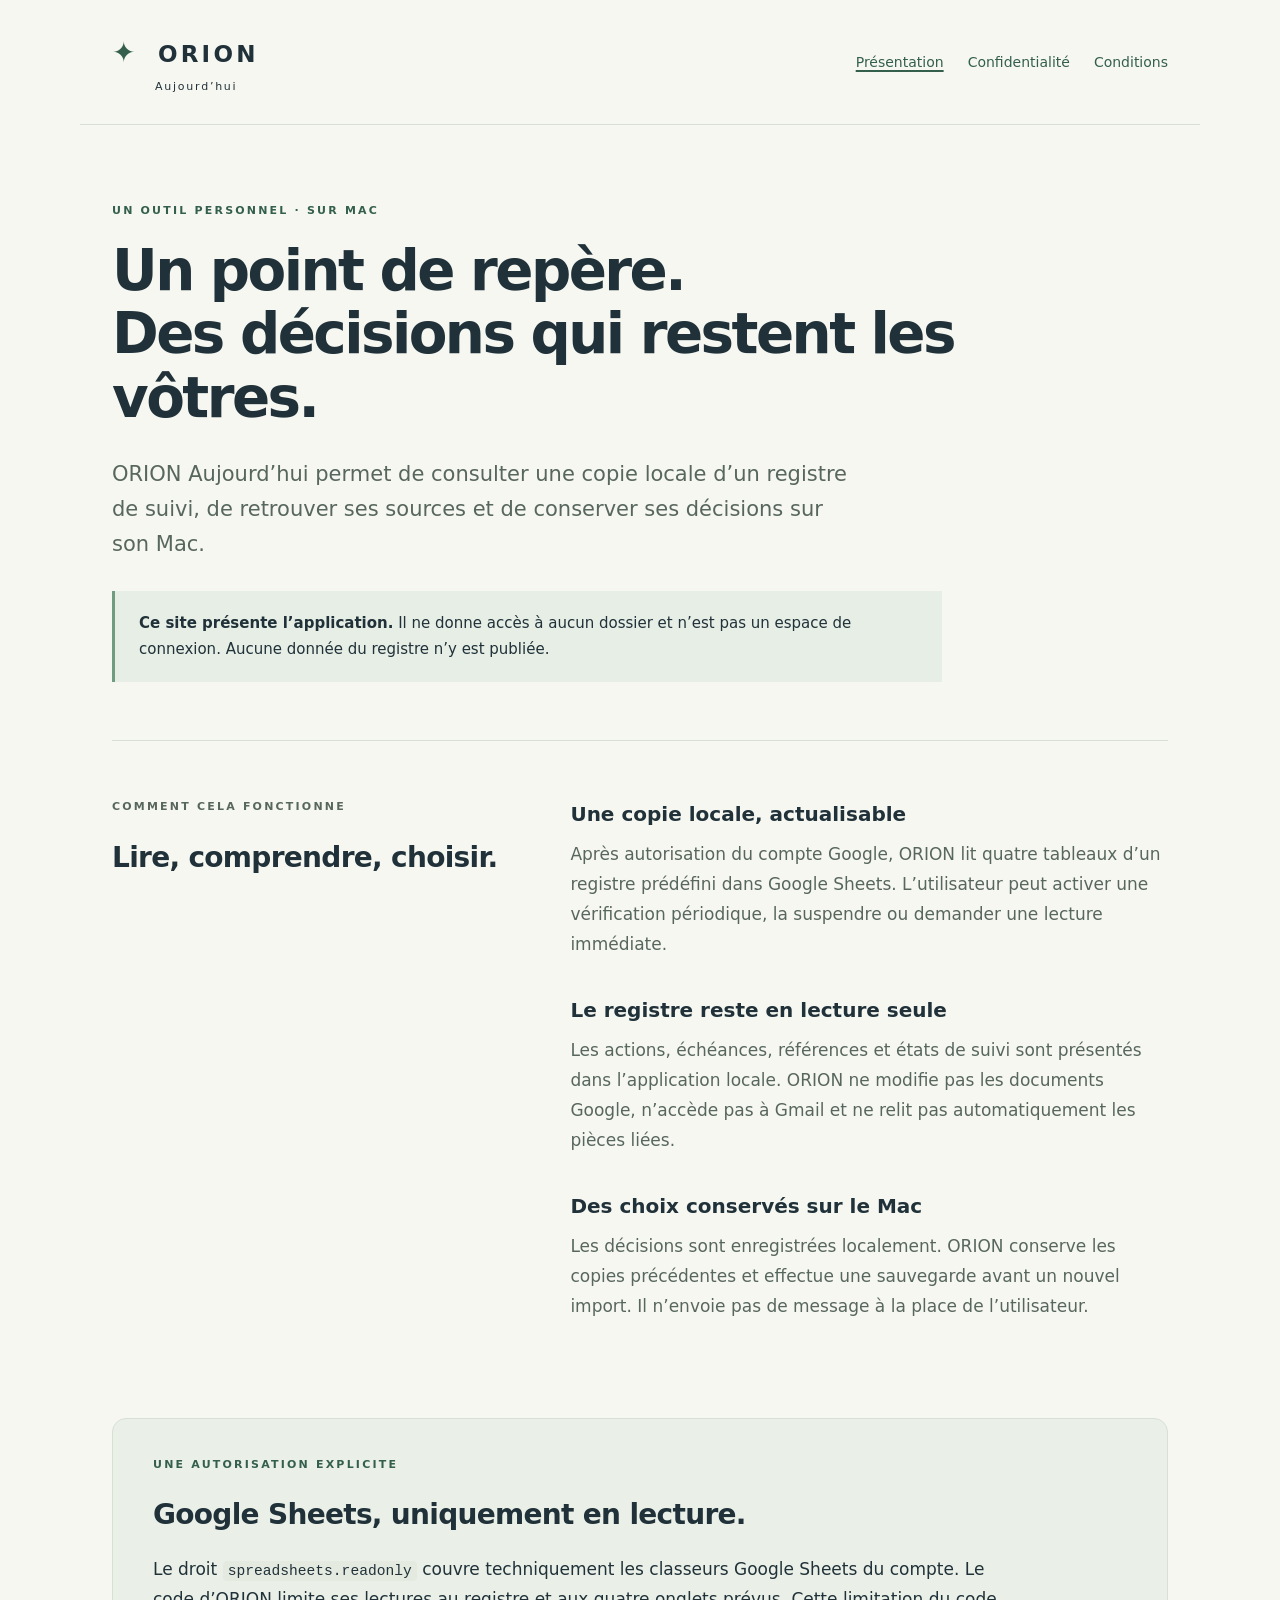
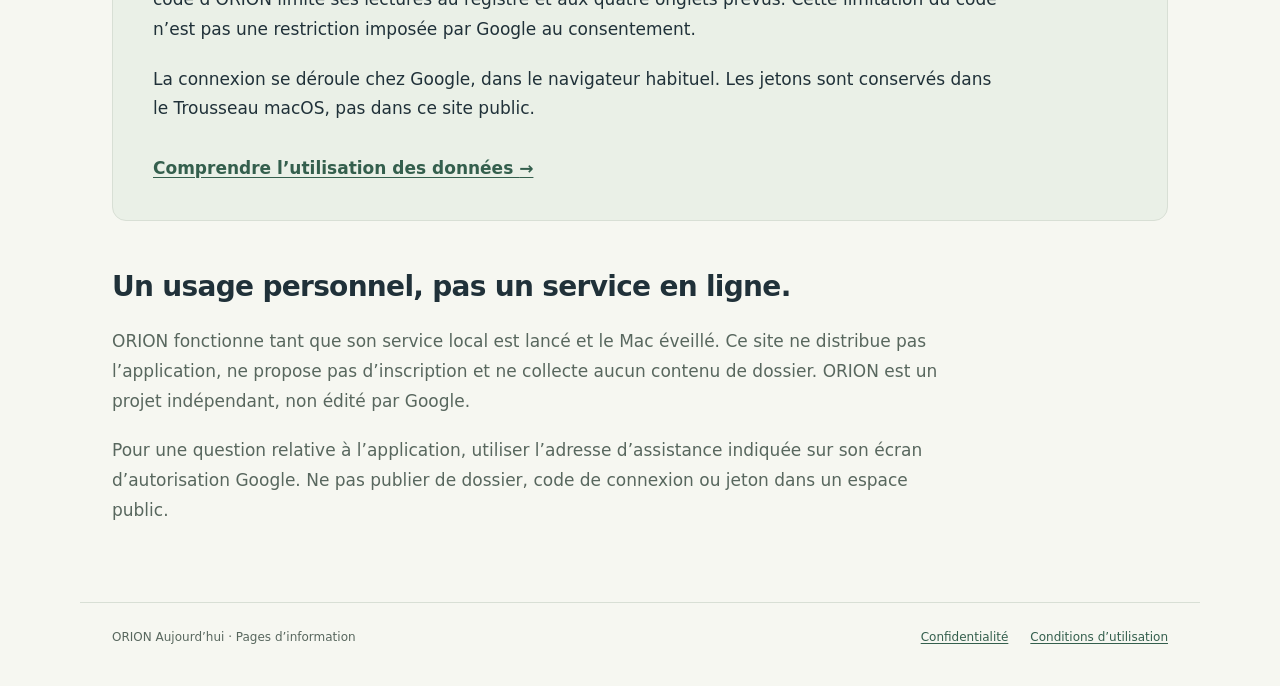
<file: index.html>
<!doctype html>
<html lang="fr">
<head>
  <meta charset="utf-8">
  <meta name="viewport" content="width=device-width,initial-scale=1">
  <meta name="description" content="ORION Aujourd’hui : présentation d’un outil personnel local de suivi, avec lecture seule de Google Sheets.">
  <meta name="referrer" content="no-referrer">
  <meta name="robots" content="noindex,nofollow">
  <meta http-equiv="Content-Security-Policy" content="default-src 'none'; style-src 'self'; img-src data:; base-uri 'none'; form-action 'none'">
  <title>ORION Aujourd’hui — Présentation</title>
  <link rel="icon" href="data:,">
  <link rel="stylesheet" href="style.css">
</head>
<body>
  <a class="skip" href="#contenu">Aller au contenu</a>
  <header><a class="brand" href="./"><span aria-hidden="true">✦</span> ORION <small>Aujourd’hui</small></a><nav aria-label="Navigation"><a href="./" aria-current="page">Présentation</a><a href="confidentialite.html">Confidentialité</a><a href="conditions.html">Conditions</a></nav></header>
  <main id="contenu">
    <section class="hero"><p class="eyebrow">UN OUTIL PERSONNEL · SUR MAC</p><h1>Un point de repère.<br>Des décisions qui restent les vôtres.</h1><p class="lead">ORION Aujourd’hui permet de consulter une copie locale d’un registre de suivi, de retrouver ses sources et de conserver ses décisions sur son Mac.</p><p class="notice"><strong>Ce site présente l’application.</strong> Il ne donne accès à aucun dossier et n’est pas un espace de connexion. Aucune donnée du registre n’y est publiée.</p></section>
    <section class="split" aria-labelledby="fonctionnement"><div><p class="eyebrow">COMMENT CELA FONCTIONNE</p><h2 id="fonctionnement">Lire, comprendre, choisir.</h2></div><div><h3>Une copie locale, actualisable</h3><p>Après autorisation du compte Google, ORION lit quatre tableaux d’un registre prédéfini dans Google Sheets. L’utilisateur peut activer une vérification périodique, la suspendre ou demander une lecture immédiate.</p><h3>Le registre reste en lecture seule</h3><p>Les actions, échéances, références et états de suivi sont présentés dans l’application locale. ORION ne modifie pas les documents Google, n’accède pas à Gmail et ne relit pas automatiquement les pièces liées.</p><h3>Des choix conservés sur le Mac</h3><p>Les décisions sont enregistrées localement. ORION conserve les copies précédentes et effectue une sauvegarde avant un nouvel import. Il n’envoie pas de message à la place de l’utilisateur.</p></div></section>
    <section class="panel"><p class="eyebrow">UNE AUTORISATION EXPLICITE</p><h2>Google Sheets, uniquement en lecture.</h2><p>Le droit <code>spreadsheets.readonly</code> couvre techniquement les classeurs Google Sheets du compte. Le code d’ORION limite ses lectures au registre et aux quatre onglets prévus. Cette limitation du code n’est pas une restriction imposée par Google au consentement.</p><p>La connexion se déroule chez Google, dans le navigateur habituel. Les jetons sont conservés dans le Trousseau macOS, pas dans ce site public.</p><a class="cta" href="confidentialite.html">Comprendre l’utilisation des données <span aria-hidden="true">→</span></a></section>
    <section class="closing"><h2>Un usage personnel, pas un service en ligne.</h2><p>ORION fonctionne tant que son service local est lancé et le Mac éveillé. Ce site ne distribue pas l’application, ne propose pas d’inscription et ne collecte aucun contenu de dossier. ORION est un projet indépendant, non édité par Google.</p><p>Pour une question relative à l’application, utiliser l’adresse d’assistance indiquée sur son écran d’autorisation Google. Ne pas publier de dossier, code de connexion ou jeton dans un espace public.</p></section>
  </main>
  <footer><span>ORION Aujourd’hui · Pages d’information</span><a href="confidentialite.html">Confidentialité</a><a href="conditions.html">Conditions d’utilisation</a></footer>
</body>
</html>
</file>
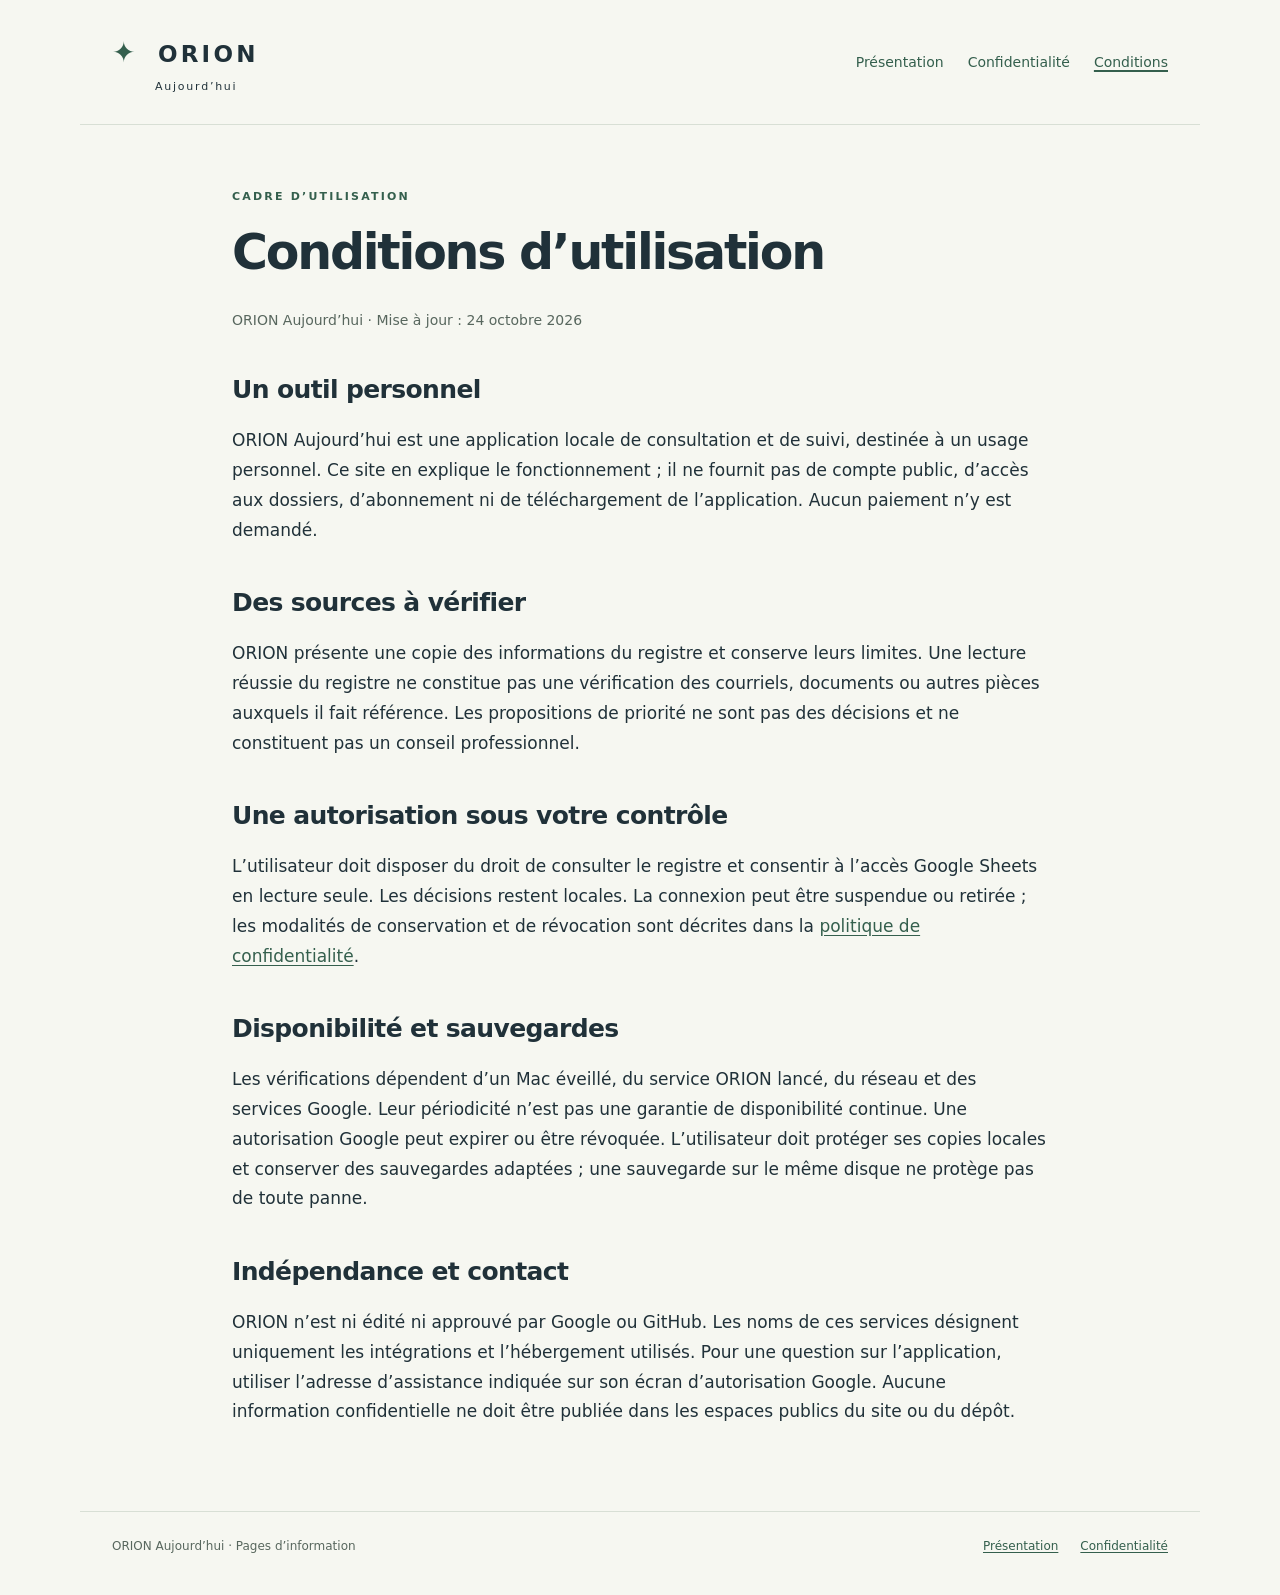
<file: conditions.html>
<!doctype html>
<html lang="fr">
<head>
  <meta charset="utf-8"><meta name="viewport" content="width=device-width,initial-scale=1">
  <meta name="description" content="Conditions et limites d’utilisation de l’outil personnel ORION Aujourd’hui.">
  <meta name="referrer" content="no-referrer"><meta name="robots" content="noindex,nofollow">
  <meta http-equiv="Content-Security-Policy" content="default-src 'none'; style-src 'self'; img-src data:; base-uri 'none'; form-action 'none'">
  <title>Conditions d’utilisation — ORION Aujourd’hui</title><link rel="icon" href="data:,"><link rel="stylesheet" href="style.css">
</head>
<body>
  <a class="skip" href="#contenu">Aller au contenu</a>
  <header><a class="brand" href="./"><span aria-hidden="true">✦</span> ORION <small>Aujourd’hui</small></a><nav aria-label="Navigation"><a href="./">Présentation</a><a href="confidentialite.html">Confidentialité</a><a href="conditions.html" aria-current="page">Conditions</a></nav></header>
  <main id="contenu" class="document"><p class="eyebrow">CADRE D’UTILISATION</p><h1>Conditions d’utilisation</h1><p class="date">ORION Aujourd’hui · Mise à jour : 24 octobre 2026</p>
    <h2>Un outil personnel</h2><p>ORION Aujourd’hui est une application locale de consultation et de suivi, destinée à un usage personnel. Ce site en explique le fonctionnement ; il ne fournit pas de compte public, d’accès aux dossiers, d’abonnement ni de téléchargement de l’application. Aucun paiement n’y est demandé.</p>
    <h2>Des sources à vérifier</h2><p>ORION présente une copie des informations du registre et conserve leurs limites. Une lecture réussie du registre ne constitue pas une vérification des courriels, documents ou autres pièces auxquels il fait référence. Les propositions de priorité ne sont pas des décisions et ne constituent pas un conseil professionnel.</p>
    <h2>Une autorisation sous votre contrôle</h2><p>L’utilisateur doit disposer du droit de consulter le registre et consentir à l’accès Google Sheets en lecture seule. Les décisions restent locales. La connexion peut être suspendue ou retirée ; les modalités de conservation et de révocation sont décrites dans la <a href="confidentialite.html">politique de confidentialité</a>.</p>
    <h2>Disponibilité et sauvegardes</h2><p>Les vérifications dépendent d’un Mac éveillé, du service ORION lancé, du réseau et des services Google. Leur périodicité n’est pas une garantie de disponibilité continue. Une autorisation Google peut expirer ou être révoquée. L’utilisateur doit protéger ses copies locales et conserver des sauvegardes adaptées ; une sauvegarde sur le même disque ne protège pas de toute panne.</p>
    <h2>Indépendance et contact</h2><p>ORION n’est ni édité ni approuvé par Google ou GitHub. Les noms de ces services désignent uniquement les intégrations et l’hébergement utilisés. Pour une question sur l’application, utiliser l’adresse d’assistance indiquée sur son écran d’autorisation Google. Aucune information confidentielle ne doit être publiée dans les espaces publics du site ou du dépôt.</p>
  </main>
  <footer><span>ORION Aujourd’hui · Pages d’information</span><a href="./">Présentation</a><a href="confidentialite.html">Confidentialité</a></footer>
</body>
</html>
</file>
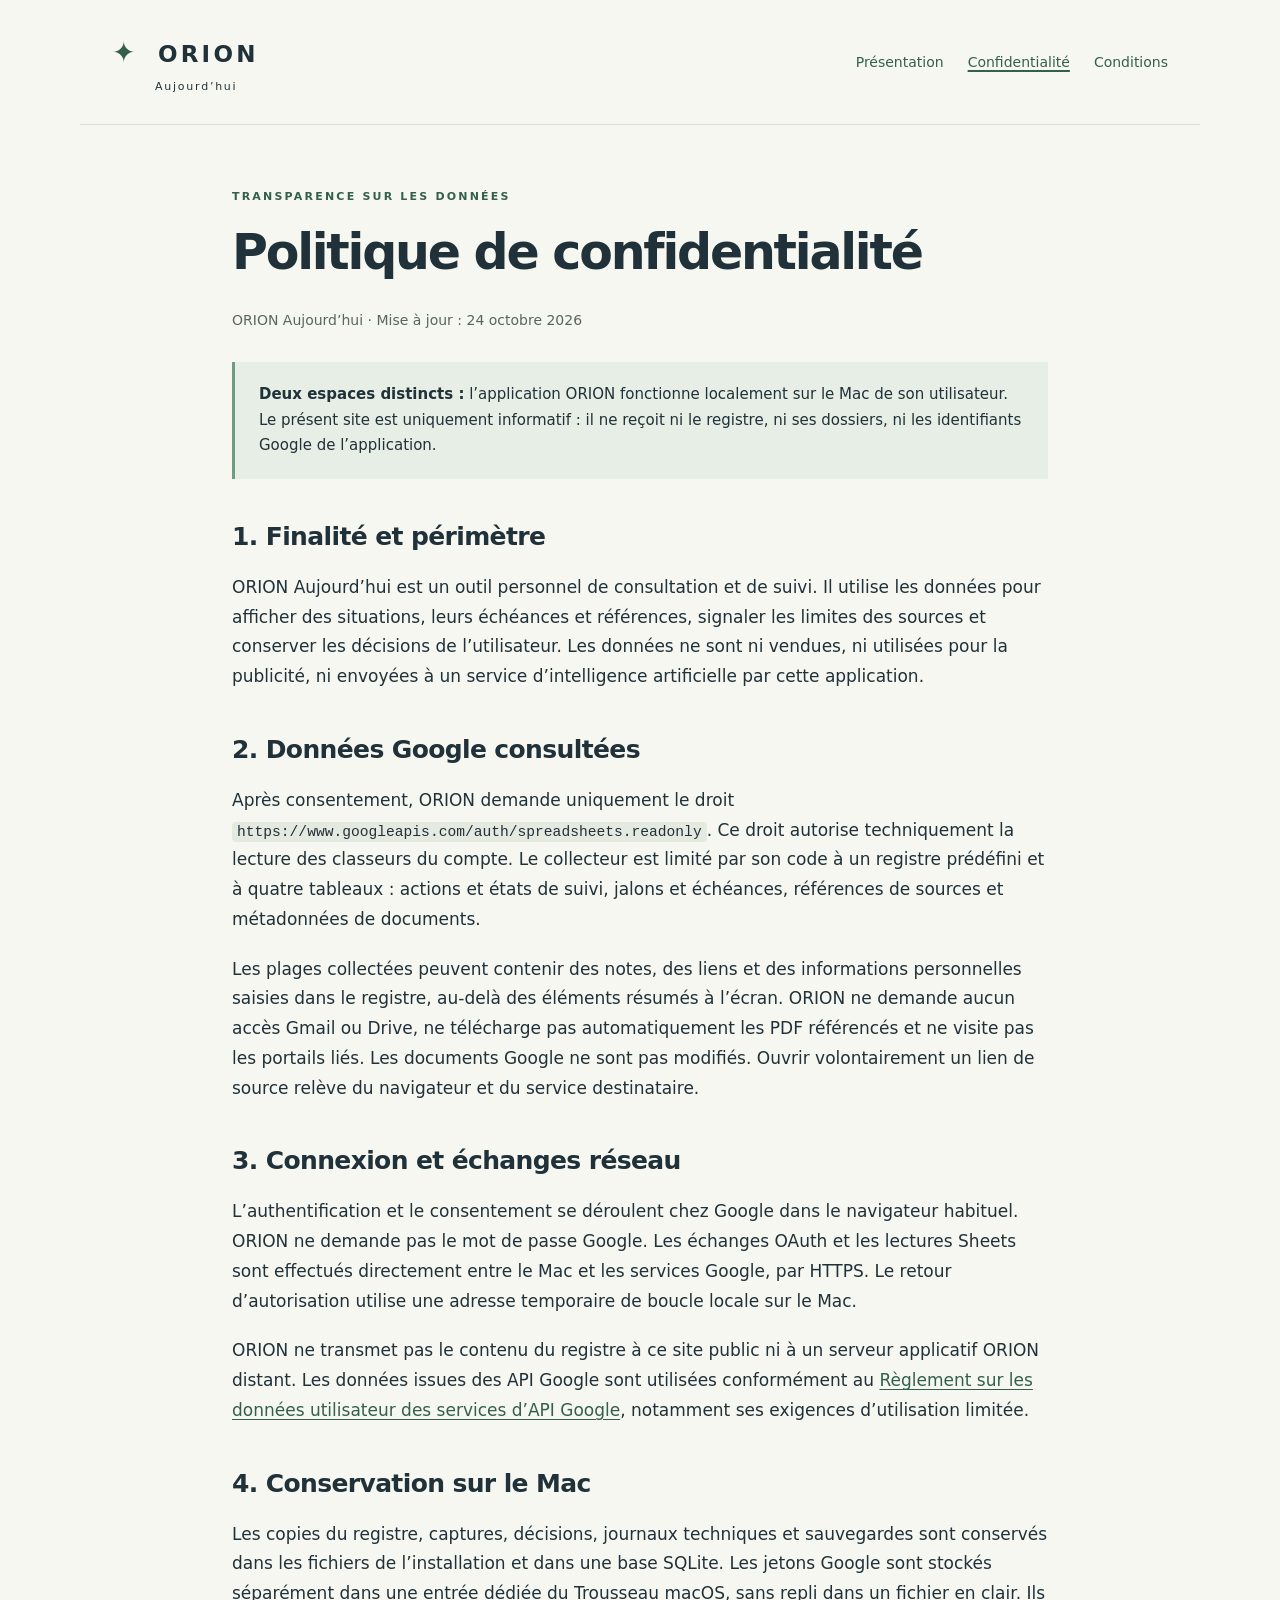
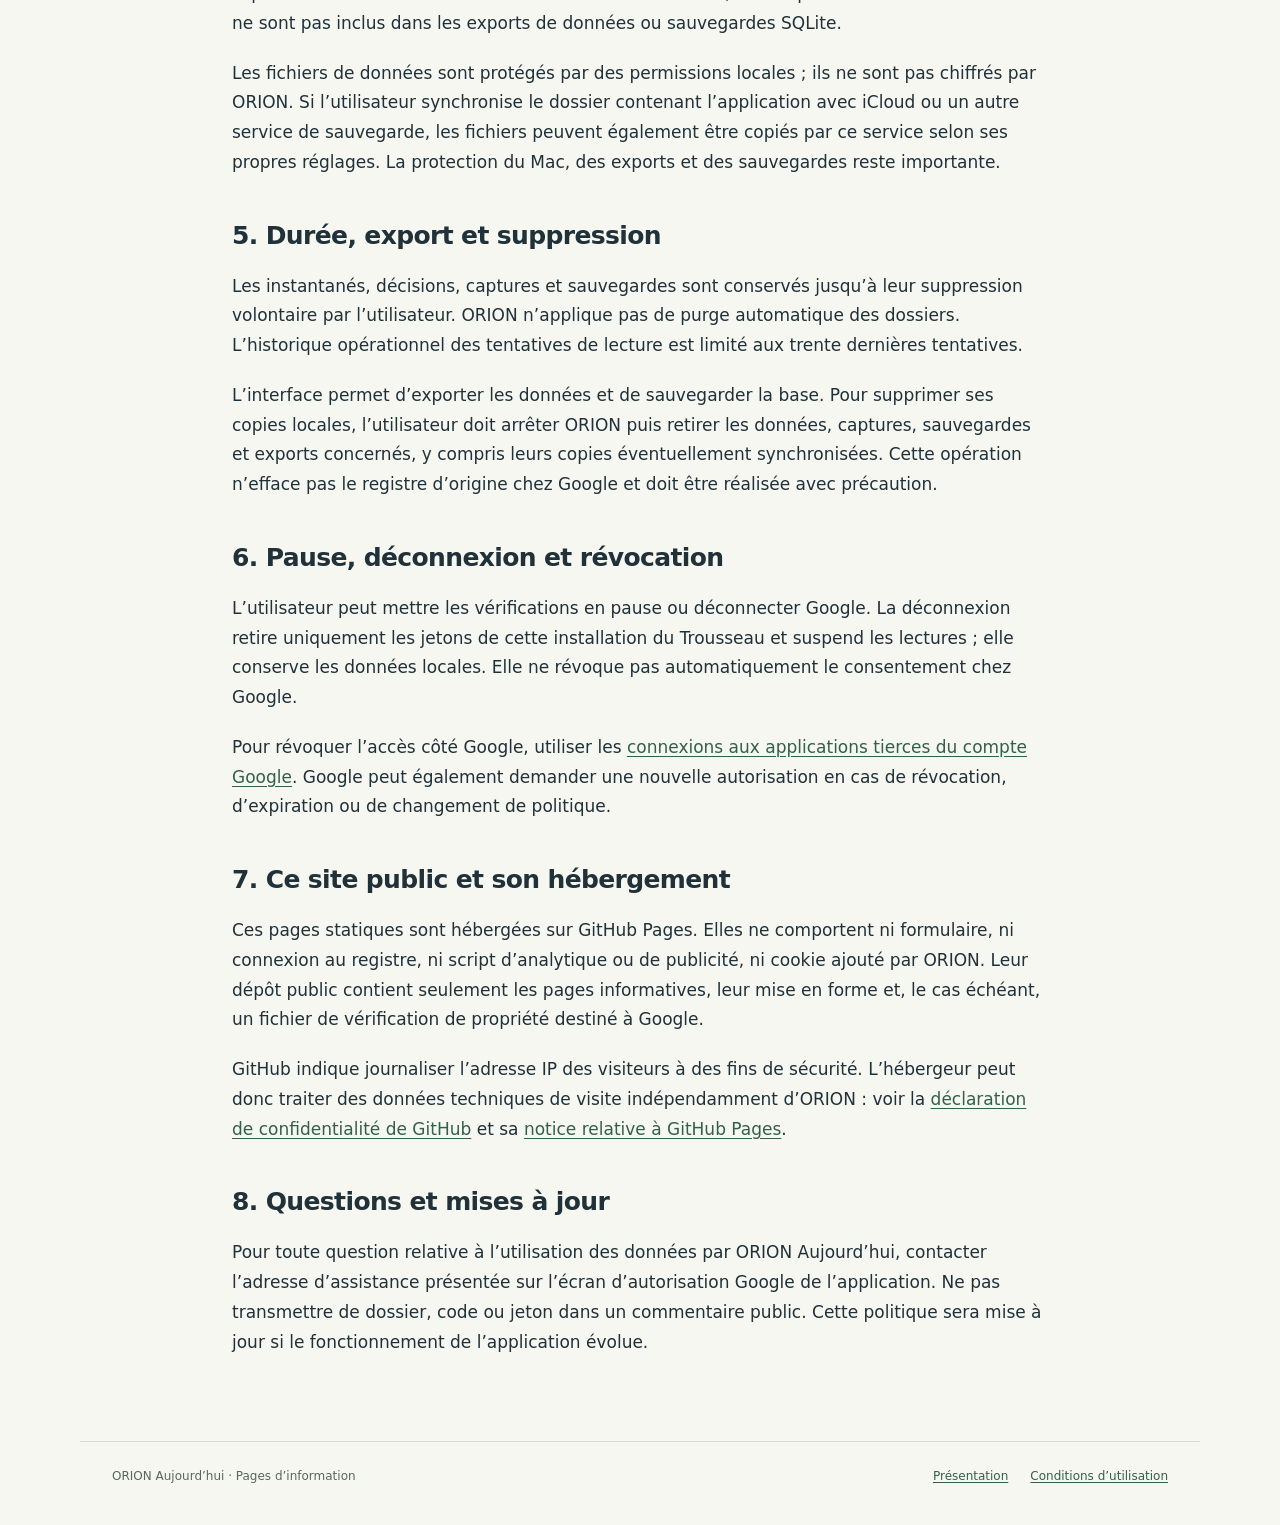
<file: confidentialite.html>
<!doctype html>
<html lang="fr">
<head>
  <meta charset="utf-8"><meta name="viewport" content="width=device-width,initial-scale=1">
  <meta name="description" content="Utilisation, conservation et protection des données dans ORION Aujourd’hui et distinction avec ce site public.">
  <meta name="referrer" content="no-referrer"><meta name="robots" content="noindex,nofollow">
  <meta http-equiv="Content-Security-Policy" content="default-src 'none'; style-src 'self'; img-src data:; base-uri 'none'; form-action 'none'">
  <title>Confidentialité — ORION Aujourd’hui</title><link rel="icon" href="data:,"><link rel="stylesheet" href="style.css">
</head>
<body>
  <a class="skip" href="#contenu">Aller au contenu</a>
  <header><a class="brand" href="./"><span aria-hidden="true">✦</span> ORION <small>Aujourd’hui</small></a><nav aria-label="Navigation"><a href="./">Présentation</a><a href="confidentialite.html" aria-current="page">Confidentialité</a><a href="conditions.html">Conditions</a></nav></header>
  <main id="contenu" class="document">
    <p class="eyebrow">TRANSPARENCE SUR LES DONNÉES</p><h1>Politique de confidentialité</h1><p class="date">ORION Aujourd’hui · Mise à jour : 24 octobre 2026</p>
    <p class="notice"><strong>Deux espaces distincts :</strong> l’application ORION fonctionne localement sur le Mac de son utilisateur. Le présent site est uniquement informatif : il ne reçoit ni le registre, ni ses dossiers, ni les identifiants Google de l’application.</p>
    <h2>1. Finalité et périmètre</h2><p>ORION Aujourd’hui est un outil personnel de consultation et de suivi. Il utilise les données pour afficher des situations, leurs échéances et références, signaler les limites des sources et conserver les décisions de l’utilisateur. Les données ne sont ni vendues, ni utilisées pour la publicité, ni envoyées à un service d’intelligence artificielle par cette application.</p>
    <h2>2. Données Google consultées</h2><p>Après consentement, ORION demande uniquement le droit <code>https://www.googleapis.com/auth/spreadsheets.readonly</code>. Ce droit autorise techniquement la lecture des classeurs du compte. Le collecteur est limité par son code à un registre prédéfini et à quatre tableaux : actions et états de suivi, jalons et échéances, références de sources et métadonnées de documents.</p><p>Les plages collectées peuvent contenir des notes, des liens et des informations personnelles saisies dans le registre, au-delà des éléments résumés à l’écran. ORION ne demande aucun accès Gmail ou Drive, ne télécharge pas automatiquement les PDF référencés et ne visite pas les portails liés. Les documents Google ne sont pas modifiés. Ouvrir volontairement un lien de source relève du navigateur et du service destinataire.</p>
    <h2>3. Connexion et échanges réseau</h2><p>L’authentification et le consentement se déroulent chez Google dans le navigateur habituel. ORION ne demande pas le mot de passe Google. Les échanges OAuth et les lectures Sheets sont effectués directement entre le Mac et les services Google, par HTTPS. Le retour d’autorisation utilise une adresse temporaire de boucle locale sur le Mac.</p><p>ORION ne transmet pas le contenu du registre à ce site public ni à un serveur applicatif ORION distant. Les données issues des API Google sont utilisées conformément au <a href="https://developers.google.com/terms/api-services-user-data-policy" rel="noreferrer">Règlement sur les données utilisateur des services d’API Google</a>, notamment ses exigences d’utilisation limitée.</p>
    <h2>4. Conservation sur le Mac</h2><p>Les copies du registre, captures, décisions, journaux techniques et sauvegardes sont conservés dans les fichiers de l’installation et dans une base SQLite. Les jetons Google sont stockés séparément dans une entrée dédiée du Trousseau macOS, sans repli dans un fichier en clair. Ils ne sont pas inclus dans les exports de données ou sauvegardes SQLite.</p><p>Les fichiers de données sont protégés par des permissions locales ; ils ne sont pas chiffrés par ORION. Si l’utilisateur synchronise le dossier contenant l’application avec iCloud ou un autre service de sauvegarde, les fichiers peuvent également être copiés par ce service selon ses propres réglages. La protection du Mac, des exports et des sauvegardes reste importante.</p>
    <h2>5. Durée, export et suppression</h2><p>Les instantanés, décisions, captures et sauvegardes sont conservés jusqu’à leur suppression volontaire par l’utilisateur. ORION n’applique pas de purge automatique des dossiers. L’historique opérationnel des tentatives de lecture est limité aux trente dernières tentatives.</p><p>L’interface permet d’exporter les données et de sauvegarder la base. Pour supprimer ses copies locales, l’utilisateur doit arrêter ORION puis retirer les données, captures, sauvegardes et exports concernés, y compris leurs copies éventuellement synchronisées. Cette opération n’efface pas le registre d’origine chez Google et doit être réalisée avec précaution.</p>
    <h2>6. Pause, déconnexion et révocation</h2><p>L’utilisateur peut mettre les vérifications en pause ou déconnecter Google. La déconnexion retire uniquement les jetons de cette installation du Trousseau et suspend les lectures ; elle conserve les données locales. Elle ne révoque pas automatiquement le consentement chez Google.</p><p>Pour révoquer l’accès côté Google, utiliser les <a href="https://myaccount.google.com/connections" rel="noreferrer">connexions aux applications tierces du compte Google</a>. Google peut également demander une nouvelle autorisation en cas de révocation, d’expiration ou de changement de politique.</p>
    <h2>7. Ce site public et son hébergement</h2><p>Ces pages statiques sont hébergées sur GitHub Pages. Elles ne comportent ni formulaire, ni connexion au registre, ni script d’analytique ou de publicité, ni cookie ajouté par ORION. Leur dépôt public contient seulement les pages informatives, leur mise en forme et, le cas échéant, un fichier de vérification de propriété destiné à Google.</p><p>GitHub indique journaliser l’adresse IP des visiteurs à des fins de sécurité. L’hébergeur peut donc traiter des données techniques de visite indépendamment d’ORION : voir la <a href="https://docs.github.com/en/site-policy/privacy-policies/github-general-privacy-statement" rel="noreferrer">déclaration de confidentialité de GitHub</a> et sa <a href="https://docs.github.com/en/pages/getting-started-with-github-pages/what-is-github-pages#data-collection" rel="noreferrer">notice relative à GitHub Pages</a>.</p>
    <h2>8. Questions et mises à jour</h2><p>Pour toute question relative à l’utilisation des données par ORION Aujourd’hui, contacter l’adresse d’assistance présentée sur l’écran d’autorisation Google de l’application. Ne pas transmettre de dossier, code ou jeton dans un commentaire public. Cette politique sera mise à jour si le fonctionnement de l’application évolue.</p>
  </main>
  <footer><span>ORION Aujourd’hui · Pages d’information</span><a href="./">Présentation</a><a href="conditions.html">Conditions d’utilisation</a></footer>
</body>
</html>
</file>
<file: style.css>
:root{color-scheme:light;--paper:#f6f7f1;--ink:#203139;--muted:#58675e;--line:#d8dfd5;--accent:#345f4d;--soft:#e6eee5}*{box-sizing:border-box}body{margin:0;background:var(--paper);color:var(--ink);font-family:system-ui,-apple-system,BlinkMacSystemFont,"Segoe UI",sans-serif;font-size:17px;line-height:1.75}a{color:var(--accent);text-underline-offset:.2em}a:hover{color:#173b2b}a:focus-visible{outline:3px solid #3e7359;outline-offset:5px}.skip{position:absolute;left:20px;top:-100px;background:white;padding:10px;z-index:1}.skip:focus{top:10px}header,main,footer{max-width:1120px;margin:auto}header{padding:28px 32px;display:flex;gap:24px;align-items:center;justify-content:space-between;border-bottom:1px solid var(--line)}.brand{font-size:23px;letter-spacing:.14em;text-decoration:none;color:var(--ink);font-weight:750;white-space:nowrap}.brand span{color:var(--accent);font-size:28px;margin-right:8px}.brand small{display:block;font-size:11px;letter-spacing:.16em;font-weight:450;margin-left:43px}nav{display:flex;gap:24px;flex-wrap:wrap;font-size:14px}nav a{text-decoration:none}nav [aria-current]{text-decoration:underline;text-decoration-thickness:2px}main{padding:0 32px}.hero{padding:76px 0 58px;max-width:930px}.eyebrow{font-size:11px;letter-spacing:.2em;font-weight:750;color:var(--accent);margin:0 0 18px}h1{font-size:clamp(34px,4.4vw,58px);line-height:1.13;letter-spacing:-.045em;font-weight:700;margin:0 0 28px}h2{font-size:28px;line-height:1.25;letter-spacing:-.025em}h3{font-size:20px;margin:0 0 8px}p{margin:0 0 20px}.lead{font-size:21px;line-height:1.65;max-width:740px;color:var(--muted)}.notice{font-size:15px;line-height:1.7;background:var(--soft);border-left:3px solid #709d81;padding:20px 24px;max-width:830px;margin:30px 0 0}.split{padding:56px 0;display:grid;grid-template-columns:1fr 1.5fr;gap:60px;border-top:1px solid var(--line)}.split p{color:var(--muted)}.split h3:not(:first-child){margin-top:34px}.panel{background:#eaf0e7;border:1px solid var(--line);border-radius:14px;padding:36px 40px;margin:20px 0 48px}.panel p{max-width:850px}.cta{display:inline-block;font-weight:650;margin-top:10px}.closing{padding:0 0 56px;max-width:840px;color:var(--muted)}.closing h2{color:var(--ink)}code{font-size:.86em;overflow-wrap:anywhere;background:#e4eae0;padding:2px 5px;border-radius:4px}.document{max-width:880px;padding-top:62px;padding-bottom:64px}.document h1{font-size:clamp(34px,4vw,49px)}.document h2{font-size:25px;margin-top:42px}.document .notice{margin-bottom:36px}.date{font-size:14px;color:var(--muted)}footer{padding:24px 32px 38px;border-top:1px solid var(--line);font-size:12px;display:flex;gap:22px;flex-wrap:wrap;color:var(--muted)}footer span{margin-right:auto}@media(max-width:720px){header{align-items:flex-start;flex-direction:column;padding:22px}nav{gap:16px}main{padding-left:22px;padding-right:22px}.hero{padding-top:48px}.lead{font-size:19px}.split{grid-template-columns:1fr;gap:12px;padding:36px 0}.panel{padding:25px 23px}.document{padding-top:42px}footer{padding-left:22px;padding-right:22px}footer span{width:100%}}
</file>
